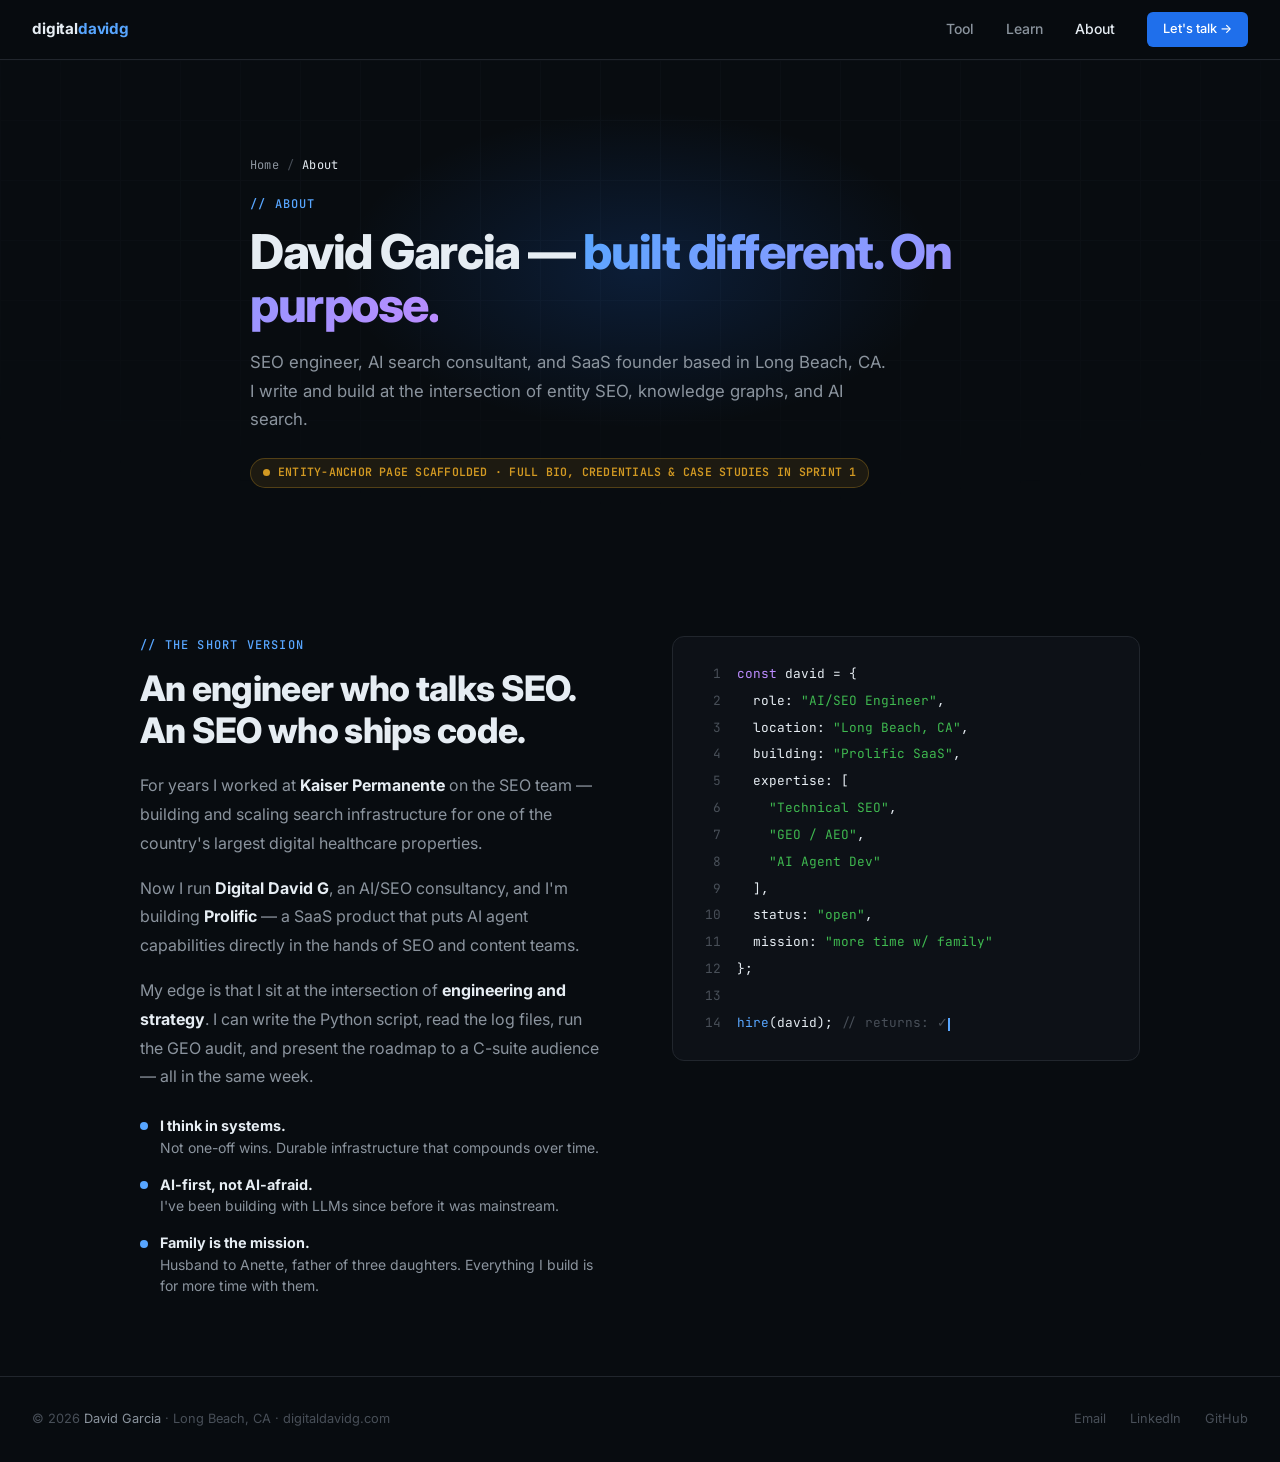
<file: about/index.html>
<!doctype html>
<html lang="en">
<head>
  <meta charset="utf-8">
  <meta name="viewport" content="width=device-width, initial-scale=1">
  <title>About David Garcia — SEO Engineer &amp; AI Search Consultant | Digital David G</title>
  <meta name="description" content="David Garcia (Digital David G) is an SEO engineer, AI search consultant, and SaaS founder based in Long Beach, CA — focused on entity SEO, AI search, and automation.">
  <link rel="canonical" href="https://digitaldavidg.com/about/">
  <meta property="og:type" content="profile">
  <meta property="og:url" content="https://digitaldavidg.com/about/">
  <meta property="og:title" content="About David Garcia — SEO Engineer & AI Search Consultant">
  <meta property="og:description" content="SEO engineer, AI search consultant, and SaaS founder. The entity anchor page for David Garcia.">
  <meta property="og:site_name" content="Digital David G">
  <meta property="profile:first_name" content="David">
  <meta property="profile:last_name" content="Garcia">
  <meta property="profile:username" content="digitaldavidg">
  <meta name="twitter:card" content="summary_large_image">
  <link rel="preconnect" href="https://fonts.googleapis.com">
  <link rel="preconnect" href="https://fonts.gstatic.com" crossorigin>
  <link href="https://fonts.googleapis.com/css2?family=Inter:wght@300;400;500;600;700;800;900&family=JetBrains+Mono:wght@400;500&display=swap" rel="stylesheet">
  <link rel="stylesheet" href="/assets/css/site.css">

  <script type="application/ld+json">
  {
    "@context": "https://schema.org",
    "@type": "Organization",
    "@id": "https://digitaldavidg.com/#organization",
    "name": "Digital David G",
    "url": "https://digitaldavidg.com/",
    "logo": "https://digitaldavidg.com/logo.png",
    "founder": { "@id": "https://digitaldavidg.com/#person" },
    "sameAs": [
      "https://www.linkedin.com/in/digitaldavidg",
      "https://twitter.com/digitaldavidg",
      "https://github.com/digitaldavidg"
    ]
  }
  </script>

  <script type="application/ld+json">
  {
    "@context": "https://schema.org",
    "@type": "Person",
    "@id": "https://digitaldavidg.com/#person",
    "name": "David Garcia",
    "alternateName": "Digital David G",
    "url": "https://digitaldavidg.com/about/",
    "jobTitle": "SEO Engineer & AI Search Consultant",
    "worksFor": { "@id": "https://digitaldavidg.com/#organization" },
    "homeLocation": {
      "@type": "Place",
      "name": "Long Beach, CA"
    },
    "knowsAbout": [
      "Search Engine Optimization",
      "Entity SEO",
      "Knowledge Graphs",
      "AI Search",
      "Generative Engine Optimization",
      "Schema Markup",
      "E-E-A-T",
      "AI Agent Development"
    ],
    "sameAs": [
      "https://www.linkedin.com/in/digitaldavidg",
      "https://twitter.com/digitaldavidg",
      "https://github.com/digitaldavidg"
    ]
  }
  </script>

  <script type="application/ld+json">
  {
    "@context": "https://schema.org",
    "@type": "ProfilePage",
    "@id": "https://digitaldavidg.com/about/#webpage",
    "url": "https://digitaldavidg.com/about/",
    "name": "About David Garcia",
    "mainEntity": { "@id": "https://digitaldavidg.com/#person" },
    "isPartOf": { "@id": "https://digitaldavidg.com/#website" }
  }
  </script>

  <script type="application/ld+json">
  {
    "@context": "https://schema.org",
    "@type": "BreadcrumbList",
    "itemListElement": [
      { "@type": "ListItem", "position": 1, "name": "Home", "item": "https://digitaldavidg.com/" },
      { "@type": "ListItem", "position": 2, "name": "About", "item": "https://digitaldavidg.com/about/" }
    ]
  }
  </script>
</head>
<body>

  <nav class="site-nav">
    <a href="/" class="nav-logo">digital<span>davidg</span></a>
    <div class="nav-links">
      <a href="/tool/">Tool</a>
      <a href="/learn/">Learn</a>
      <a href="/about/" aria-current="page">About</a>
      <a href="/#connect" class="nav-cta">Let's talk →</a>
    </div>
  </nav>

  <main>
    <section class="page-hero">
      <div class="page-hero-grid"></div>
      <div class="page-hero-glow"></div>
      <div class="page-hero-inner">
        <nav class="breadcrumbs" aria-label="Breadcrumb">
          <a href="/">Home</a><span class="sep">/</span><span aria-current="page">About</span>
        </nav>
        <div class="section-label">// about</div>
        <h1 class="page-title">David Garcia — <em>built different. On purpose.</em></h1>
        <p class="page-lede">SEO engineer, AI search consultant, and SaaS founder based in Long Beach, CA. I write and build at the intersection of entity SEO, knowledge graphs, and AI search.</p>
        <div class="status-badge status-placeholder">Entity-anchor page scaffolded · full bio, credentials &amp; case studies in Sprint 1</div>
      </div>
    </section>

    <section>
      <div class="section-inner">
        <div class="two-col">
          <div>
            <div class="section-label">// the short version</div>
            <h2 class="section-title" style="margin-bottom:1.25rem">An engineer who talks SEO. An SEO who ships code.</h2>
            <p style="color:var(--text-muted); margin-bottom:1rem; line-height:1.8">For years I worked at <strong style="color:var(--text)">Kaiser Permanente</strong> on the SEO team — building and scaling search infrastructure for one of the country's largest digital healthcare properties.</p>
            <p style="color:var(--text-muted); margin-bottom:1rem; line-height:1.8">Now I run <strong style="color:var(--text)">Digital David G</strong>, an AI/SEO consultancy, and I'm building <strong style="color:var(--text)">Prolific</strong> — a SaaS product that puts AI agent capabilities directly in the hands of SEO and content teams.</p>
            <p style="color:var(--text-muted); margin-bottom:1rem; line-height:1.8">My edge is that I sit at the intersection of <strong style="color:var(--text)">engineering and strategy</strong>. I can write the Python script, read the log files, run the GEO audit, and present the roadmap to a C-suite audience — all in the same week.</p>

            <div class="values-list">
              <div class="value-item">
                <div class="value-dot"></div>
                <p><strong>I think in systems.</strong> Not one-off wins. Durable infrastructure that compounds over time.</p>
              </div>
              <div class="value-item">
                <div class="value-dot"></div>
                <p><strong>AI-first, not AI-afraid.</strong> I've been building with LLMs since before it was mainstream.</p>
              </div>
              <div class="value-item">
                <div class="value-dot"></div>
                <p><strong>Family is the mission.</strong> Husband to Anette, father of three daughters. Everything I build is for more time with them.</p>
              </div>
            </div>
          </div>

          <div>
            <div class="code-block">
              <div class="code-line"><span class="line-num">1</span><span><span class="line-kw">const</span> david = {</span></div>
              <div class="code-line"><span class="line-num">2</span><span>&nbsp;&nbsp;role: <span class="line-str">"AI/SEO Engineer"</span>,</span></div>
              <div class="code-line"><span class="line-num">3</span><span>&nbsp;&nbsp;location: <span class="line-str">"Long Beach, CA"</span>,</span></div>
              <div class="code-line"><span class="line-num">4</span><span>&nbsp;&nbsp;building: <span class="line-str">"Prolific SaaS"</span>,</span></div>
              <div class="code-line"><span class="line-num">5</span><span>&nbsp;&nbsp;expertise: [</span></div>
              <div class="code-line"><span class="line-num">6</span><span>&nbsp;&nbsp;&nbsp;&nbsp;<span class="line-str">"Technical SEO"</span>,</span></div>
              <div class="code-line"><span class="line-num">7</span><span>&nbsp;&nbsp;&nbsp;&nbsp;<span class="line-str">"GEO / AEO"</span>,</span></div>
              <div class="code-line"><span class="line-num">8</span><span>&nbsp;&nbsp;&nbsp;&nbsp;<span class="line-str">"AI Agent Dev"</span></span></div>
              <div class="code-line"><span class="line-num">9</span><span>&nbsp;&nbsp;],</span></div>
              <div class="code-line"><span class="line-num">10</span><span>&nbsp;&nbsp;status: <span class="line-str">"open"</span>,</span></div>
              <div class="code-line"><span class="line-num">11</span><span>&nbsp;&nbsp;mission: <span class="line-str">"more time w/ family"</span></span></div>
              <div class="code-line"><span class="line-num">12</span><span>};</span></div>
              <div class="code-line"><span class="line-num">13</span><span></span></div>
              <div class="code-line"><span class="line-num">14</span><span><span class="line-fn">hire</span>(david); <span class="line-cm">// returns: ✓</span><span class="code-cursor"></span></span></div>
            </div>
          </div>
        </div>
      </div>
    </section>
  </main>

  <footer class="site-footer">
    <div class="footer-left">© 2026 <span>David Garcia</span> · Long Beach, CA · digitaldavidg.com</div>
    <div class="footer-links">
      <a href="mailto:david@digitaldavidg.com">Email</a>
      <a href="https://linkedin.com/in/digitaldavidg" target="_blank" rel="noopener">LinkedIn</a>
      <a href="https://github.com/digitaldavidg" target="_blank" rel="noopener">GitHub</a>
    </div>
  </footer>

</body>
</html>
</file>
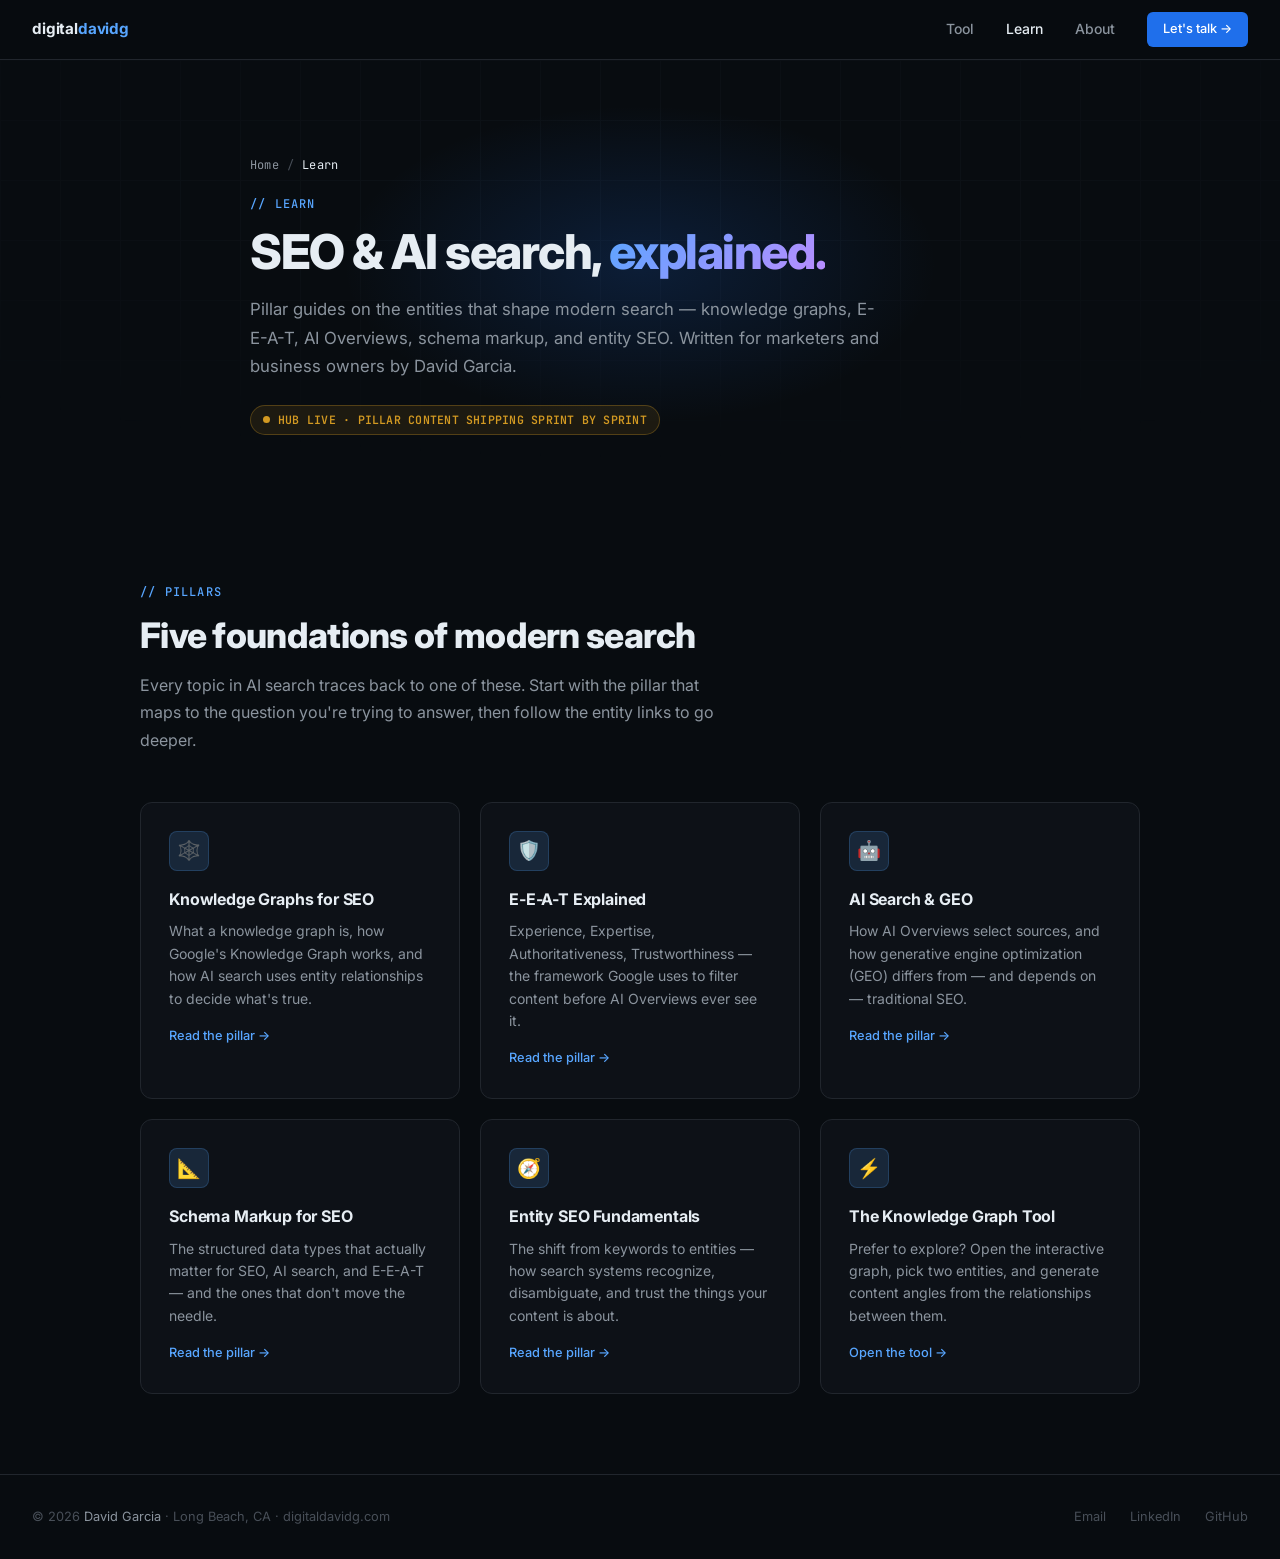
<file: learn/index.html>
<!doctype html>
<html lang="en">
<head>
  <meta charset="utf-8">
  <meta name="viewport" content="width=device-width, initial-scale=1">
  <title>SEO &amp; AI Search Learning Hub — Knowledge Graphs, E-E-A-T, Schema | Digital David G</title>
  <meta name="description" content="Learn SEO, AI search, knowledge graphs, E-E-A-T, schema markup, and entity SEO — explained for marketers and business owners by David Garcia.">
  <link rel="canonical" href="https://digitaldavidg.com/learn/">
  <meta property="og:type" content="website">
  <meta property="og:url" content="https://digitaldavidg.com/learn/">
  <meta property="og:title" content="SEO & AI Search Learning Hub">
  <meta property="og:description" content="Pillars on knowledge graphs, E-E-A-T, AI search, schema markup, and entity SEO.">
  <meta property="og:site_name" content="Digital David G">
  <meta name="twitter:card" content="summary_large_image">
  <link rel="preconnect" href="https://fonts.googleapis.com">
  <link rel="preconnect" href="https://fonts.gstatic.com" crossorigin>
  <link href="https://fonts.googleapis.com/css2?family=Inter:wght@300;400;500;600;700;800;900&family=JetBrains+Mono:wght@400;500&display=swap" rel="stylesheet">
  <link rel="stylesheet" href="/assets/css/site.css">

  <script type="application/ld+json">
  {
    "@context": "https://schema.org",
    "@type": "CollectionPage",
    "@id": "https://digitaldavidg.com/learn/#webpage",
    "url": "https://digitaldavidg.com/learn/",
    "name": "SEO & AI Search Learning Hub",
    "description": "Pillar pages on knowledge graphs, E-E-A-T, AI search, schema markup, and entity SEO.",
    "isPartOf": { "@id": "https://digitaldavidg.com/#website" },
    "about": [
      { "@type": "Thing", "name": "Knowledge graph" },
      { "@type": "Thing", "name": "E-E-A-T" },
      { "@type": "Thing", "name": "AI search" },
      { "@type": "Thing", "name": "Schema markup" },
      { "@type": "Thing", "name": "Entity SEO" }
    ]
  }
  </script>
  <script type="application/ld+json">
  {
    "@context": "https://schema.org",
    "@type": "BreadcrumbList",
    "itemListElement": [
      { "@type": "ListItem", "position": 1, "name": "Home", "item": "https://digitaldavidg.com/" },
      { "@type": "ListItem", "position": 2, "name": "Learn", "item": "https://digitaldavidg.com/learn/" }
    ]
  }
  </script>
</head>
<body>

  <nav class="site-nav">
    <a href="/" class="nav-logo">digital<span>davidg</span></a>
    <div class="nav-links">
      <a href="/tool/">Tool</a>
      <a href="/learn/" aria-current="page">Learn</a>
      <a href="/about/">About</a>
      <a href="/#connect" class="nav-cta">Let's talk →</a>
    </div>
  </nav>

  <main>
    <section class="page-hero">
      <div class="page-hero-grid"></div>
      <div class="page-hero-glow"></div>
      <div class="page-hero-inner">
        <nav class="breadcrumbs" aria-label="Breadcrumb">
          <a href="/">Home</a><span class="sep">/</span><span aria-current="page">Learn</span>
        </nav>
        <div class="section-label">// learn</div>
        <h1 class="page-title">SEO &amp; AI search, <em>explained.</em></h1>
        <p class="page-lede">Pillar guides on the entities that shape modern search — knowledge graphs, E-E-A-T, AI Overviews, schema markup, and entity SEO. Written for marketers and business owners by David Garcia.</p>
        <div class="status-badge status-placeholder">Hub live · pillar content shipping sprint by sprint</div>
      </div>
    </section>

    <section>
      <div class="section-inner">
        <div class="section-label">// pillars</div>
        <h2 class="section-title">Five foundations of modern search</h2>
        <p class="section-body">Every topic in AI search traces back to one of these. Start with the pillar that maps to the question you're trying to answer, then follow the entity links to go deeper.</p>

        <div class="card-grid">
          <a class="card" href="/learn/knowledge-graphs/">
            <div class="card-icon">🕸️</div>
            <h3>Knowledge Graphs for SEO</h3>
            <p>What a knowledge graph is, how Google's Knowledge Graph works, and how AI search uses entity relationships to decide what's true.</p>
            <div class="card-link">Read the pillar →</div>
          </a>
          <a class="card" href="/learn/eeat/">
            <div class="card-icon">🛡️</div>
            <h3>E-E-A-T Explained</h3>
            <p>Experience, Expertise, Authoritativeness, Trustworthiness — the framework Google uses to filter content before AI Overviews ever see it.</p>
            <div class="card-link">Read the pillar →</div>
          </a>
          <a class="card" href="/learn/ai-search/">
            <div class="card-icon">🤖</div>
            <h3>AI Search &amp; GEO</h3>
            <p>How AI Overviews select sources, and how generative engine optimization (GEO) differs from — and depends on — traditional SEO.</p>
            <div class="card-link">Read the pillar →</div>
          </a>
          <a class="card" href="/learn/schema/">
            <div class="card-icon">📐</div>
            <h3>Schema Markup for SEO</h3>
            <p>The structured data types that actually matter for SEO, AI search, and E-E-A-T — and the ones that don't move the needle.</p>
            <div class="card-link">Read the pillar →</div>
          </a>
          <a class="card" href="/learn/entity-seo/">
            <div class="card-icon">🧭</div>
            <h3>Entity SEO Fundamentals</h3>
            <p>The shift from keywords to entities — how search systems recognize, disambiguate, and trust the things your content is about.</p>
            <div class="card-link">Read the pillar →</div>
          </a>
          <a class="card" href="/tool/">
            <div class="card-icon">⚡</div>
            <h3>The Knowledge Graph Tool</h3>
            <p>Prefer to explore? Open the interactive graph, pick two entities, and generate content angles from the relationships between them.</p>
            <div class="card-link">Open the tool →</div>
          </a>
        </div>
      </div>
    </section>
  </main>

  <footer class="site-footer">
    <div class="footer-left">© 2026 <span>David Garcia</span> · Long Beach, CA · digitaldavidg.com</div>
    <div class="footer-links">
      <a href="mailto:david@digitaldavidg.com">Email</a>
      <a href="https://linkedin.com/in/digitaldavidg" target="_blank" rel="noopener">LinkedIn</a>
      <a href="https://github.com/digitaldavidg" target="_blank" rel="noopener">GitHub</a>
    </div>
  </footer>

</body>
</html>
</file>
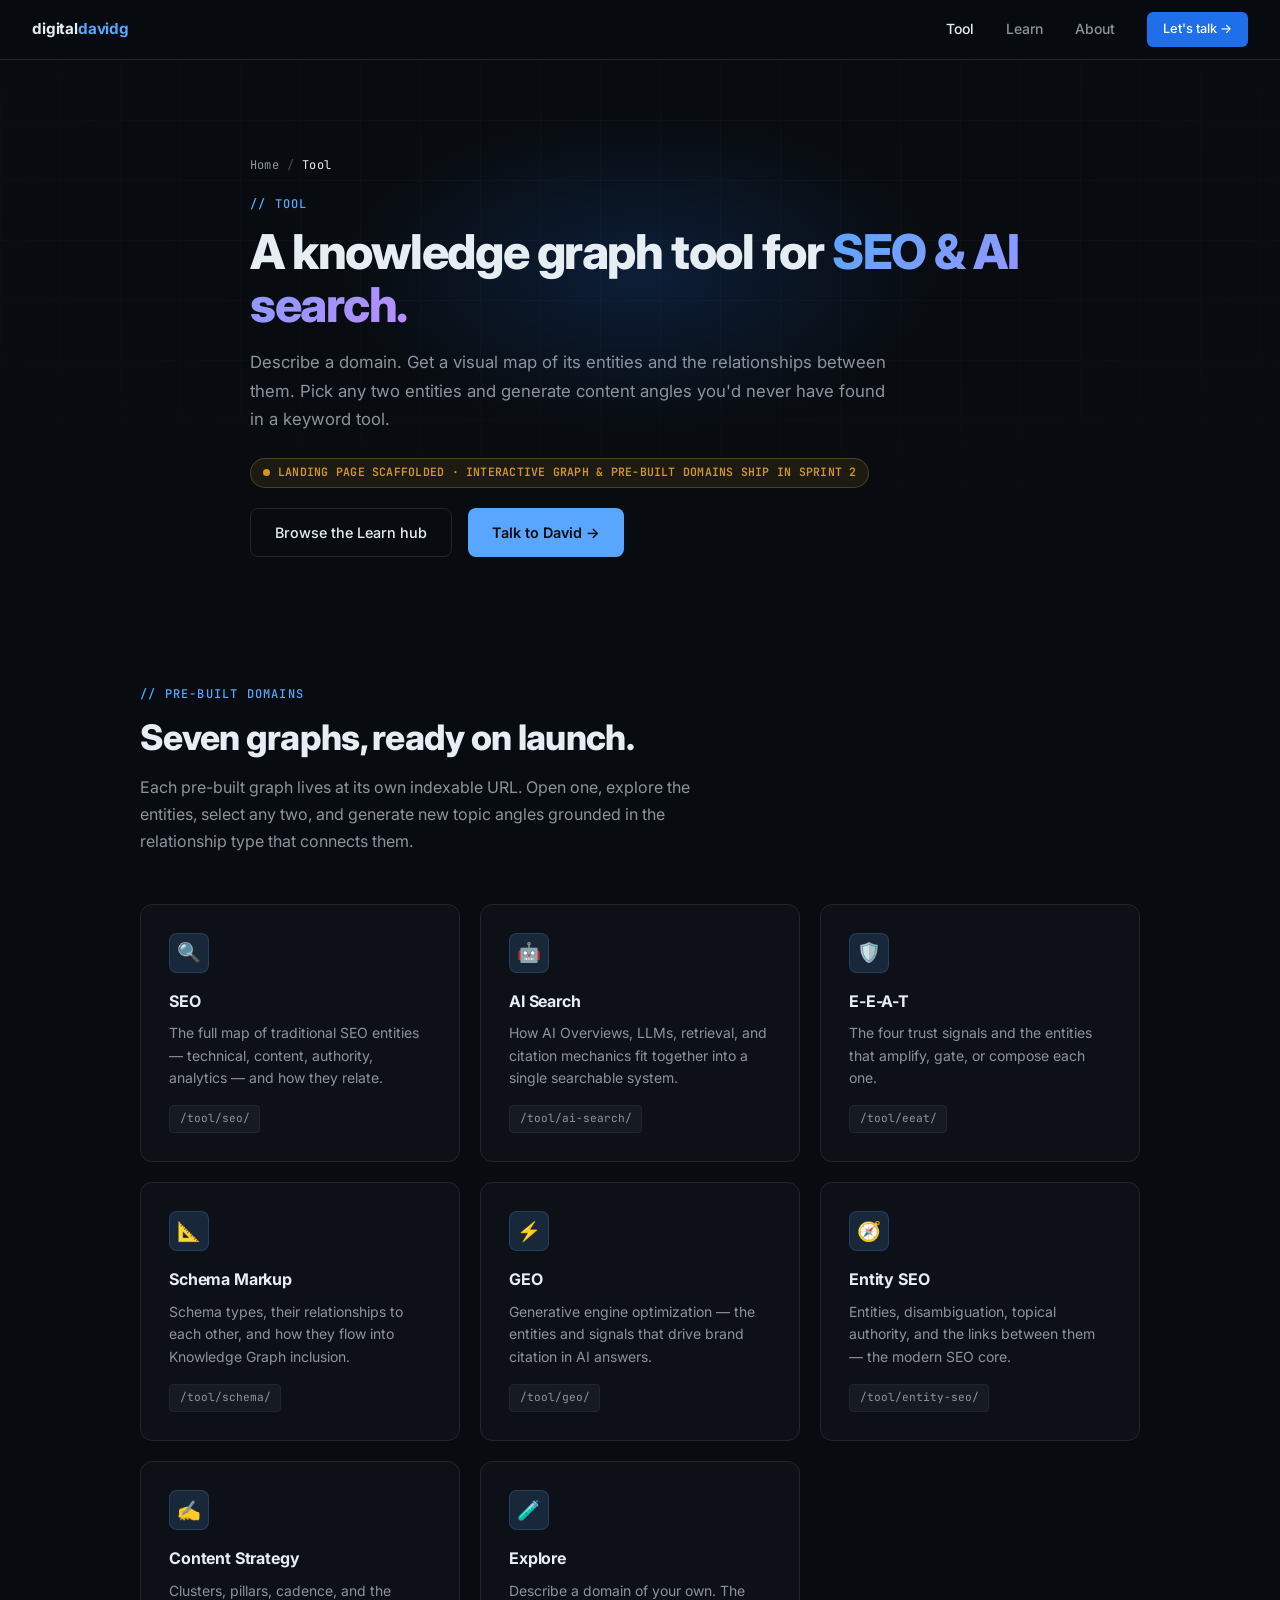
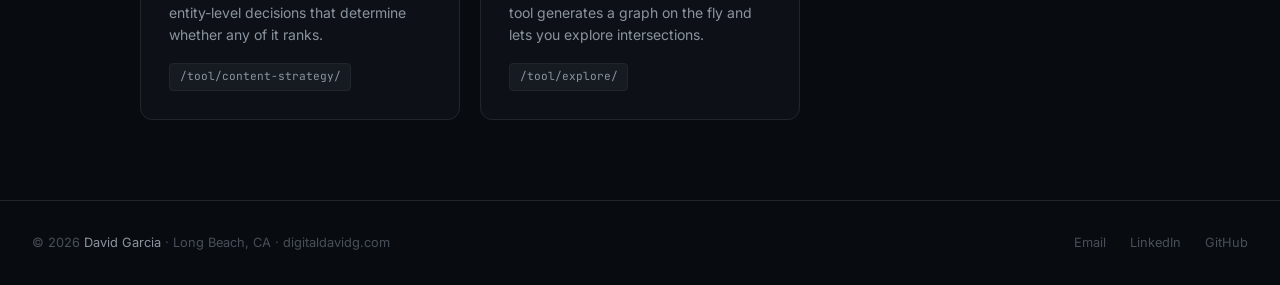
<file: tool/index.html>
<!doctype html>
<html lang="en">
<head>
  <meta charset="utf-8">
  <meta name="viewport" content="width=device-width, initial-scale=1">
  <title>SEO Knowledge Graph Tool — Visualize Entities &amp; Relationships | Digital David G</title>
  <meta name="description" content="Interactive SEO knowledge graph tool. Visualize entity relationships across SEO, AI search, schema, and E-E-A-T, then generate content angles from the intersections.">
  <link rel="canonical" href="https://digitaldavidg.com/tool/">
  <meta property="og:type" content="website">
  <meta property="og:url" content="https://digitaldavidg.com/tool/">
  <meta property="og:title" content="SEO Knowledge Graph Tool — Visualize Entities & Relationships">
  <meta property="og:description" content="An interactive tool for mapping SEO entities and generating content angles from their relationships.">
  <meta property="og:site_name" content="Digital David G">
  <meta name="twitter:card" content="summary_large_image">
  <link rel="preconnect" href="https://fonts.googleapis.com">
  <link rel="preconnect" href="https://fonts.gstatic.com" crossorigin>
  <link href="https://fonts.googleapis.com/css2?family=Inter:wght@300;400;500;600;700;800;900&family=JetBrains+Mono:wght@400;500&display=swap" rel="stylesheet">
  <link rel="stylesheet" href="/assets/css/site.css">

  <script type="application/ld+json">
  {
    "@context": "https://schema.org",
    "@type": "SoftwareApplication",
    "@id": "https://digitaldavidg.com/tool/#app",
    "name": "Digital David G Knowledge Graph Tool",
    "description": "Interactive tool that visualizes SEO and AI search entity relationships, then generates content angles from the intersections.",
    "url": "https://digitaldavidg.com/tool/",
    "applicationCategory": "BusinessApplication",
    "operatingSystem": "Web",
    "creator": { "@id": "https://digitaldavidg.com/#person" },
    "publisher": { "@id": "https://digitaldavidg.com/#organization" },
    "offers": {
      "@type": "Offer",
      "price": "0",
      "priceCurrency": "USD"
    }
  }
  </script>
  <script type="application/ld+json">
  {
    "@context": "https://schema.org",
    "@type": "WebPage",
    "@id": "https://digitaldavidg.com/tool/#webpage",
    "url": "https://digitaldavidg.com/tool/",
    "name": "SEO Knowledge Graph Tool",
    "isPartOf": { "@id": "https://digitaldavidg.com/#website" },
    "mainEntity": { "@id": "https://digitaldavidg.com/tool/#app" }
  }
  </script>
  <script type="application/ld+json">
  {
    "@context": "https://schema.org",
    "@type": "BreadcrumbList",
    "itemListElement": [
      { "@type": "ListItem", "position": 1, "name": "Home", "item": "https://digitaldavidg.com/" },
      { "@type": "ListItem", "position": 2, "name": "Tool", "item": "https://digitaldavidg.com/tool/" }
    ]
  }
  </script>
</head>
<body>

  <nav class="site-nav">
    <a href="/" class="nav-logo">digital<span>davidg</span></a>
    <div class="nav-links">
      <a href="/tool/" aria-current="page">Tool</a>
      <a href="/learn/">Learn</a>
      <a href="/about/">About</a>
      <a href="/#connect" class="nav-cta">Let's talk →</a>
    </div>
  </nav>

  <main>
    <section class="page-hero">
      <div class="page-hero-grid"></div>
      <div class="page-hero-glow"></div>
      <div class="page-hero-inner">
        <nav class="breadcrumbs" aria-label="Breadcrumb">
          <a href="/">Home</a><span class="sep">/</span><span aria-current="page">Tool</span>
        </nav>
        <div class="section-label">// tool</div>
        <h1 class="page-title">A knowledge graph tool for <em>SEO &amp; AI search.</em></h1>
        <p class="page-lede">Describe a domain. Get a visual map of its entities and the relationships between them. Pick any two entities and generate content angles you'd never have found in a keyword tool.</p>
        <div class="status-badge status-placeholder">Landing page scaffolded · interactive graph &amp; pre-built domains ship in Sprint 2</div>
        <div class="btn-row">
          <a href="/learn/" class="btn-secondary">Browse the Learn hub</a>
          <a href="/#connect" class="btn-primary">Talk to David →</a>
        </div>
      </div>
    </section>

    <section>
      <div class="section-inner">
        <div class="section-label">// pre-built domains</div>
        <h2 class="section-title">Seven graphs, ready on launch.</h2>
        <p class="section-body">Each pre-built graph lives at its own indexable URL. Open one, explore the entities, select any two, and generate new topic angles grounded in the relationship type that connects them.</p>

        <div class="card-grid">
          <div class="card">
            <div class="card-icon">🔍</div>
            <h3>SEO</h3>
            <p>The full map of traditional SEO entities — technical, content, authority, analytics — and how they relate.</p>
            <div class="tag-row"><span class="tag">/tool/seo/</span></div>
          </div>
          <div class="card">
            <div class="card-icon">🤖</div>
            <h3>AI Search</h3>
            <p>How AI Overviews, LLMs, retrieval, and citation mechanics fit together into a single searchable system.</p>
            <div class="tag-row"><span class="tag">/tool/ai-search/</span></div>
          </div>
          <div class="card">
            <div class="card-icon">🛡️</div>
            <h3>E-E-A-T</h3>
            <p>The four trust signals and the entities that amplify, gate, or compose each one.</p>
            <div class="tag-row"><span class="tag">/tool/eeat/</span></div>
          </div>
          <div class="card">
            <div class="card-icon">📐</div>
            <h3>Schema Markup</h3>
            <p>Schema types, their relationships to each other, and how they flow into Knowledge Graph inclusion.</p>
            <div class="tag-row"><span class="tag">/tool/schema/</span></div>
          </div>
          <div class="card">
            <div class="card-icon">⚡</div>
            <h3>GEO</h3>
            <p>Generative engine optimization — the entities and signals that drive brand citation in AI answers.</p>
            <div class="tag-row"><span class="tag">/tool/geo/</span></div>
          </div>
          <div class="card">
            <div class="card-icon">🧭</div>
            <h3>Entity SEO</h3>
            <p>Entities, disambiguation, topical authority, and the links between them — the modern SEO core.</p>
            <div class="tag-row"><span class="tag">/tool/entity-seo/</span></div>
          </div>
          <div class="card">
            <div class="card-icon">✍️</div>
            <h3>Content Strategy</h3>
            <p>Clusters, pillars, cadence, and the entity-level decisions that determine whether any of it ranks.</p>
            <div class="tag-row"><span class="tag">/tool/content-strategy/</span></div>
          </div>
          <div class="card">
            <div class="card-icon">🧪</div>
            <h3>Explore</h3>
            <p>Describe a domain of your own. The tool generates a graph on the fly and lets you explore intersections.</p>
            <div class="tag-row"><span class="tag">/tool/explore/</span></div>
          </div>
        </div>
      </div>
    </section>
  </main>

  <footer class="site-footer">
    <div class="footer-left">© 2026 <span>David Garcia</span> · Long Beach, CA · digitaldavidg.com</div>
    <div class="footer-links">
      <a href="mailto:david@digitaldavidg.com">Email</a>
      <a href="https://linkedin.com/in/digitaldavidg" target="_blank" rel="noopener">LinkedIn</a>
      <a href="https://github.com/digitaldavidg" target="_blank" rel="noopener">GitHub</a>
    </div>
  </footer>

</body>
</html>
</file>
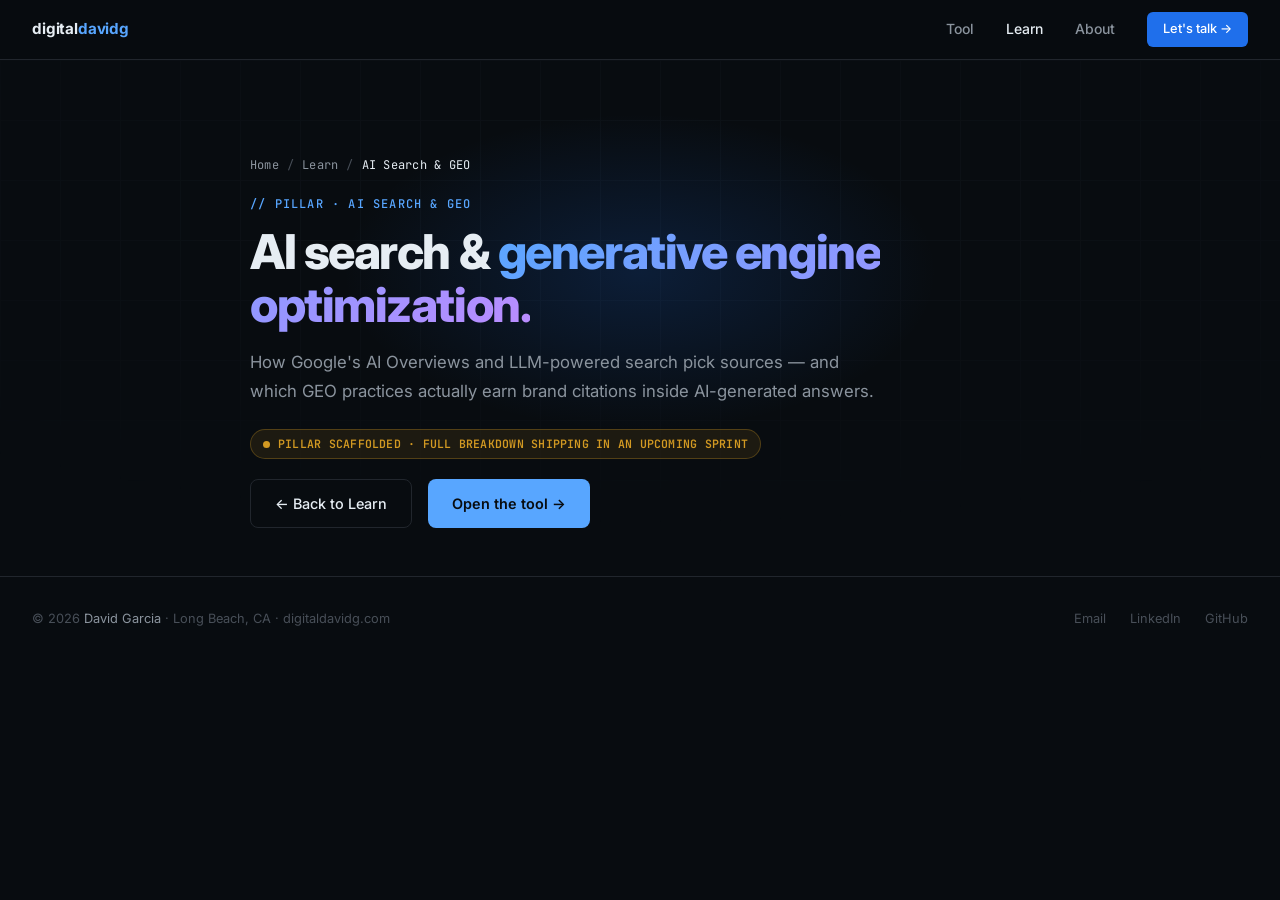
<file: learn/ai-search/index.html>
<!doctype html>
<html lang="en">
<head>
  <meta charset="utf-8">
  <meta name="viewport" content="width=device-width, initial-scale=1">
  <title>AI Search Optimization &amp; GEO: How to Show Up in AI Overviews | Digital David G</title>
  <meta name="description" content="AI search optimization (GEO) is how brands appear in Google's AI Overviews and LLM-generated answers. Learn how AI search works and how to win citations.">
  <link rel="canonical" href="https://digitaldavidg.com/learn/ai-search/">
  <meta property="og:type" content="article">
  <meta property="og:url" content="https://digitaldavidg.com/learn/ai-search/">
  <meta property="og:title" content="AI Search Optimization & GEO: How to Show Up in AI Overviews">
  <meta property="og:description" content="How AI Overviews select sources, and how GEO differs from traditional SEO.">
  <meta property="og:site_name" content="Digital David G">
  <meta name="twitter:card" content="summary_large_image">
  <link rel="preconnect" href="https://fonts.googleapis.com">
  <link rel="preconnect" href="https://fonts.gstatic.com" crossorigin>
  <link href="https://fonts.googleapis.com/css2?family=Inter:wght@300;400;500;600;700;800;900&family=JetBrains+Mono:wght@400;500&display=swap" rel="stylesheet">
  <link rel="stylesheet" href="/assets/css/site.css">

  <script type="application/ld+json">
  {
    "@context": "https://schema.org",
    "@type": "Article",
    "@id": "https://digitaldavidg.com/learn/ai-search/#article",
    "headline": "AI Search Optimization & GEO: How to Show Up in AI Overviews",
    "description": "How generative engine optimization works, how AI Overviews select sources, and how GEO differs from traditional SEO.",
    "mainEntityOfPage": "https://digitaldavidg.com/learn/ai-search/",
    "author": { "@id": "https://digitaldavidg.com/#person" },
    "publisher": { "@id": "https://digitaldavidg.com/#organization" },
    "inLanguage": "en",
    "about": [
      { "@type": "Thing", "name": "AI search" },
      { "@type": "Thing", "name": "Generative Engine Optimization" },
      { "@type": "Thing", "name": "Google AI Overviews" }
    ]
  }
  </script>
  <script type="application/ld+json">
  {
    "@context": "https://schema.org",
    "@type": "BreadcrumbList",
    "itemListElement": [
      { "@type": "ListItem", "position": 1, "name": "Home", "item": "https://digitaldavidg.com/" },
      { "@type": "ListItem", "position": 2, "name": "Learn", "item": "https://digitaldavidg.com/learn/" },
      { "@type": "ListItem", "position": 3, "name": "AI Search & GEO", "item": "https://digitaldavidg.com/learn/ai-search/" }
    ]
  }
  </script>
</head>
<body>

  <nav class="site-nav">
    <a href="/" class="nav-logo">digital<span>davidg</span></a>
    <div class="nav-links">
      <a href="/tool/">Tool</a>
      <a href="/learn/" aria-current="page">Learn</a>
      <a href="/about/">About</a>
      <a href="/#connect" class="nav-cta">Let's talk →</a>
    </div>
  </nav>

  <main>
    <section class="page-hero">
      <div class="page-hero-grid"></div>
      <div class="page-hero-glow"></div>
      <div class="page-hero-inner">
        <nav class="breadcrumbs" aria-label="Breadcrumb">
          <a href="/">Home</a><span class="sep">/</span><a href="/learn/">Learn</a><span class="sep">/</span><span aria-current="page">AI Search &amp; GEO</span>
        </nav>
        <div class="section-label">// pillar · ai search &amp; geo</div>
        <h1 class="page-title">AI search &amp; <em>generative engine optimization.</em></h1>
        <p class="page-lede">How Google's AI Overviews and LLM-powered search pick sources — and which GEO practices actually earn brand citations inside AI-generated answers.</p>
        <div class="status-badge status-placeholder">Pillar scaffolded · full breakdown shipping in an upcoming sprint</div>
        <div class="btn-row">
          <a href="/learn/" class="btn-secondary">← Back to Learn</a>
          <a href="/tool/" class="btn-primary">Open the tool →</a>
        </div>
      </div>
    </section>
  </main>

  <footer class="site-footer">
    <div class="footer-left">© 2026 <span>David Garcia</span> · Long Beach, CA · digitaldavidg.com</div>
    <div class="footer-links">
      <a href="mailto:david@digitaldavidg.com">Email</a>
      <a href="https://linkedin.com/in/digitaldavidg" target="_blank" rel="noopener">LinkedIn</a>
      <a href="https://github.com/digitaldavidg" target="_blank" rel="noopener">GitHub</a>
    </div>
  </footer>

</body>
</html>
</file>
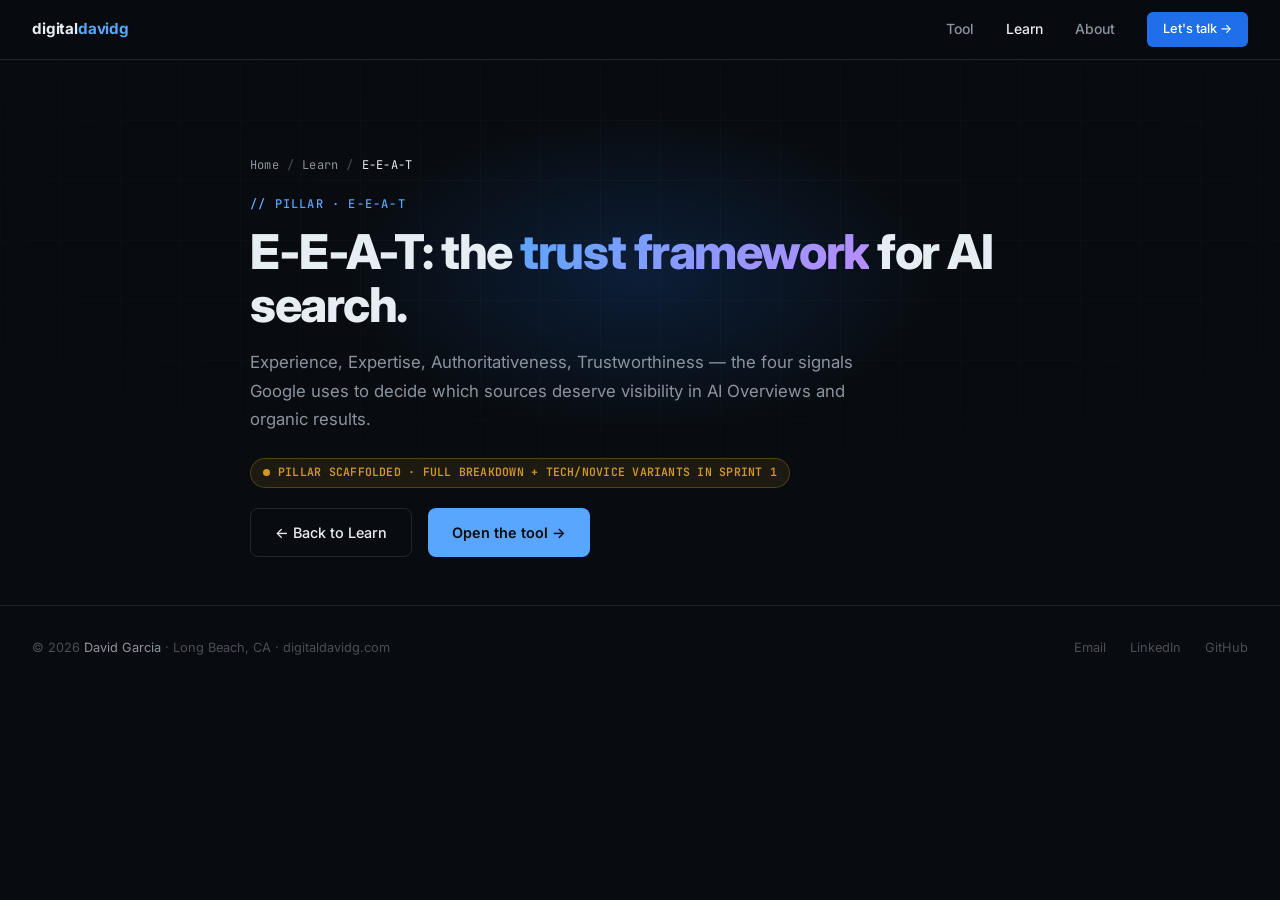
<file: learn/eeat/index.html>
<!doctype html>
<html lang="en">
<head>
  <meta charset="utf-8">
  <meta name="viewport" content="width=device-width, initial-scale=1">
  <title>E-E-A-T Explained: The Trust Framework for AI Search | Digital David G</title>
  <meta name="description" content="E-E-A-T (Experience, Expertise, Authoritativeness, Trustworthiness) is Google's quality framework for AI search. Learn how each component works and how to demonstrate them.">
  <link rel="canonical" href="https://digitaldavidg.com/learn/eeat/">
  <meta property="og:type" content="article">
  <meta property="og:url" content="https://digitaldavidg.com/learn/eeat/">
  <meta property="og:title" content="E-E-A-T Explained: The Trust Framework for AI Search">
  <meta property="og:description" content="How Experience, Expertise, Authoritativeness, and Trustworthiness shape AI search visibility.">
  <meta property="og:site_name" content="Digital David G">
  <meta name="twitter:card" content="summary_large_image">
  <link rel="preconnect" href="https://fonts.googleapis.com">
  <link rel="preconnect" href="https://fonts.gstatic.com" crossorigin>
  <link href="https://fonts.googleapis.com/css2?family=Inter:wght@300;400;500;600;700;800;900&family=JetBrains+Mono:wght@400;500&display=swap" rel="stylesheet">
  <link rel="stylesheet" href="/assets/css/site.css">

  <script type="application/ld+json">
  {
    "@context": "https://schema.org",
    "@type": "Article",
    "@id": "https://digitaldavidg.com/learn/eeat/#article",
    "headline": "E-E-A-T Explained: The Trust Framework for AI Search",
    "description": "E-E-A-T is Google's quality framework for AI search. A breakdown of each component and how to demonstrate them.",
    "mainEntityOfPage": "https://digitaldavidg.com/learn/eeat/",
    "author": { "@id": "https://digitaldavidg.com/#person" },
    "publisher": { "@id": "https://digitaldavidg.com/#organization" },
    "inLanguage": "en",
    "about": [
      { "@type": "Thing", "name": "E-E-A-T" },
      { "@type": "Thing", "name": "Google Search Quality" },
      { "@type": "Thing", "name": "AI Search" }
    ]
  }
  </script>
  <script type="application/ld+json">
  {
    "@context": "https://schema.org",
    "@type": "BreadcrumbList",
    "itemListElement": [
      { "@type": "ListItem", "position": 1, "name": "Home", "item": "https://digitaldavidg.com/" },
      { "@type": "ListItem", "position": 2, "name": "Learn", "item": "https://digitaldavidg.com/learn/" },
      { "@type": "ListItem", "position": 3, "name": "E-E-A-T Explained", "item": "https://digitaldavidg.com/learn/eeat/" }
    ]
  }
  </script>
</head>
<body>

  <nav class="site-nav">
    <a href="/" class="nav-logo">digital<span>davidg</span></a>
    <div class="nav-links">
      <a href="/tool/">Tool</a>
      <a href="/learn/" aria-current="page">Learn</a>
      <a href="/about/">About</a>
      <a href="/#connect" class="nav-cta">Let's talk →</a>
    </div>
  </nav>

  <main>
    <section class="page-hero">
      <div class="page-hero-grid"></div>
      <div class="page-hero-glow"></div>
      <div class="page-hero-inner">
        <nav class="breadcrumbs" aria-label="Breadcrumb">
          <a href="/">Home</a><span class="sep">/</span><a href="/learn/">Learn</a><span class="sep">/</span><span aria-current="page">E-E-A-T</span>
        </nav>
        <div class="section-label">// pillar · e-e-a-t</div>
        <h1 class="page-title">E-E-A-T: the <em>trust framework</em> for AI search.</h1>
        <p class="page-lede">Experience, Expertise, Authoritativeness, Trustworthiness — the four signals Google uses to decide which sources deserve visibility in AI Overviews and organic results.</p>
        <div class="status-badge status-placeholder">Pillar scaffolded · full breakdown + tech/novice variants in Sprint 1</div>
        <div class="btn-row">
          <a href="/learn/" class="btn-secondary">← Back to Learn</a>
          <a href="/tool/" class="btn-primary">Open the tool →</a>
        </div>
      </div>
    </section>

  </main>

  <footer class="site-footer">
    <div class="footer-left">© 2026 <span>David Garcia</span> · Long Beach, CA · digitaldavidg.com</div>
    <div class="footer-links">
      <a href="mailto:david@digitaldavidg.com">Email</a>
      <a href="https://linkedin.com/in/digitaldavidg" target="_blank" rel="noopener">LinkedIn</a>
      <a href="https://github.com/digitaldavidg" target="_blank" rel="noopener">GitHub</a>
    </div>
  </footer>

</body>
</html>
</file>
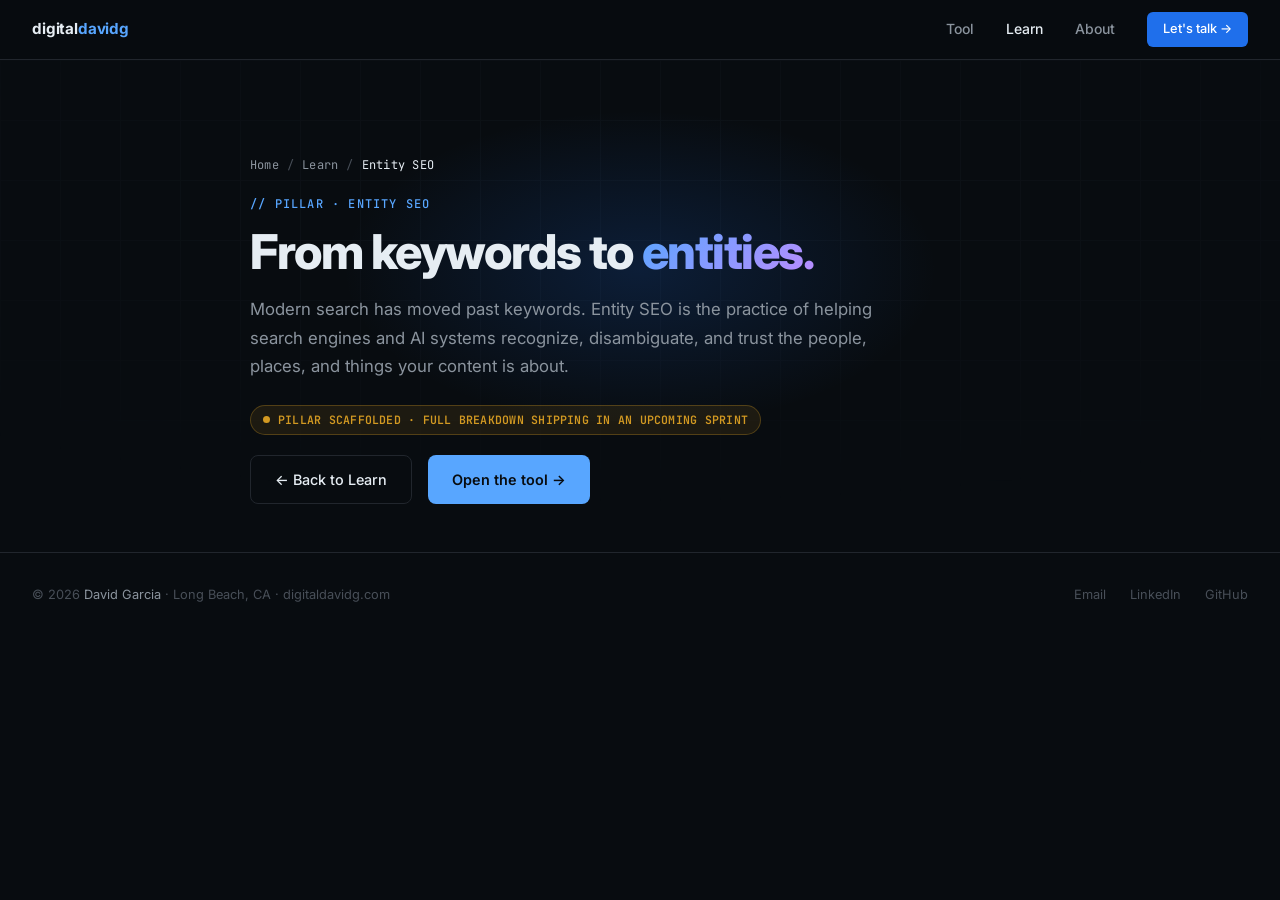
<file: learn/entity-seo/index.html>
<!doctype html>
<html lang="en">
<head>
  <meta charset="utf-8">
  <meta name="viewport" content="width=device-width, initial-scale=1">
  <title>Entity SEO: The Fundamentals of Entity-First Search | Digital David G</title>
  <meta name="description" content="Entity SEO is the shift from keywords to entities — how Google and AI systems understand people, places, and things. Learn the fundamentals and how to optimize.">
  <link rel="canonical" href="https://digitaldavidg.com/learn/entity-seo/">
  <meta property="og:type" content="article">
  <meta property="og:url" content="https://digitaldavidg.com/learn/entity-seo/">
  <meta property="og:title" content="Entity SEO: The Fundamentals of Entity-First Search">
  <meta property="og:description" content="From keywords to entities — how modern search understands people, places, and things.">
  <meta property="og:site_name" content="Digital David G">
  <meta name="twitter:card" content="summary_large_image">
  <link rel="preconnect" href="https://fonts.googleapis.com">
  <link rel="preconnect" href="https://fonts.gstatic.com" crossorigin>
  <link href="https://fonts.googleapis.com/css2?family=Inter:wght@300;400;500;600;700;800;900&family=JetBrains+Mono:wght@400;500&display=swap" rel="stylesheet">
  <link rel="stylesheet" href="/assets/css/site.css">

  <script type="application/ld+json">
  {
    "@context": "https://schema.org",
    "@type": "Article",
    "@id": "https://digitaldavidg.com/learn/entity-seo/#article",
    "headline": "Entity SEO: The Fundamentals of Entity-First Search",
    "description": "The shift from keywords to entities, and the techniques that help search engines and AI systems disambiguate your brand.",
    "mainEntityOfPage": "https://digitaldavidg.com/learn/entity-seo/",
    "author": { "@id": "https://digitaldavidg.com/#person" },
    "publisher": { "@id": "https://digitaldavidg.com/#organization" },
    "inLanguage": "en",
    "about": [
      { "@type": "Thing", "name": "Entity SEO" },
      { "@type": "Thing", "name": "Topical authority" },
      { "@type": "Thing", "name": "Entity disambiguation" }
    ]
  }
  </script>
  <script type="application/ld+json">
  {
    "@context": "https://schema.org",
    "@type": "BreadcrumbList",
    "itemListElement": [
      { "@type": "ListItem", "position": 1, "name": "Home", "item": "https://digitaldavidg.com/" },
      { "@type": "ListItem", "position": 2, "name": "Learn", "item": "https://digitaldavidg.com/learn/" },
      { "@type": "ListItem", "position": 3, "name": "Entity SEO", "item": "https://digitaldavidg.com/learn/entity-seo/" }
    ]
  }
  </script>
</head>
<body>

  <nav class="site-nav">
    <a href="/" class="nav-logo">digital<span>davidg</span></a>
    <div class="nav-links">
      <a href="/tool/">Tool</a>
      <a href="/learn/" aria-current="page">Learn</a>
      <a href="/about/">About</a>
      <a href="/#connect" class="nav-cta">Let's talk →</a>
    </div>
  </nav>

  <main>
    <section class="page-hero">
      <div class="page-hero-grid"></div>
      <div class="page-hero-glow"></div>
      <div class="page-hero-inner">
        <nav class="breadcrumbs" aria-label="Breadcrumb">
          <a href="/">Home</a><span class="sep">/</span><a href="/learn/">Learn</a><span class="sep">/</span><span aria-current="page">Entity SEO</span>
        </nav>
        <div class="section-label">// pillar · entity seo</div>
        <h1 class="page-title">From keywords to <em>entities.</em></h1>
        <p class="page-lede">Modern search has moved past keywords. Entity SEO is the practice of helping search engines and AI systems recognize, disambiguate, and trust the people, places, and things your content is about.</p>
        <div class="status-badge status-placeholder">Pillar scaffolded · full breakdown shipping in an upcoming sprint</div>
        <div class="btn-row">
          <a href="/learn/" class="btn-secondary">← Back to Learn</a>
          <a href="/tool/" class="btn-primary">Open the tool →</a>
        </div>
      </div>
    </section>
  </main>

  <footer class="site-footer">
    <div class="footer-left">© 2026 <span>David Garcia</span> · Long Beach, CA · digitaldavidg.com</div>
    <div class="footer-links">
      <a href="mailto:david@digitaldavidg.com">Email</a>
      <a href="https://linkedin.com/in/digitaldavidg" target="_blank" rel="noopener">LinkedIn</a>
      <a href="https://github.com/digitaldavidg" target="_blank" rel="noopener">GitHub</a>
    </div>
  </footer>

</body>
</html>
</file>
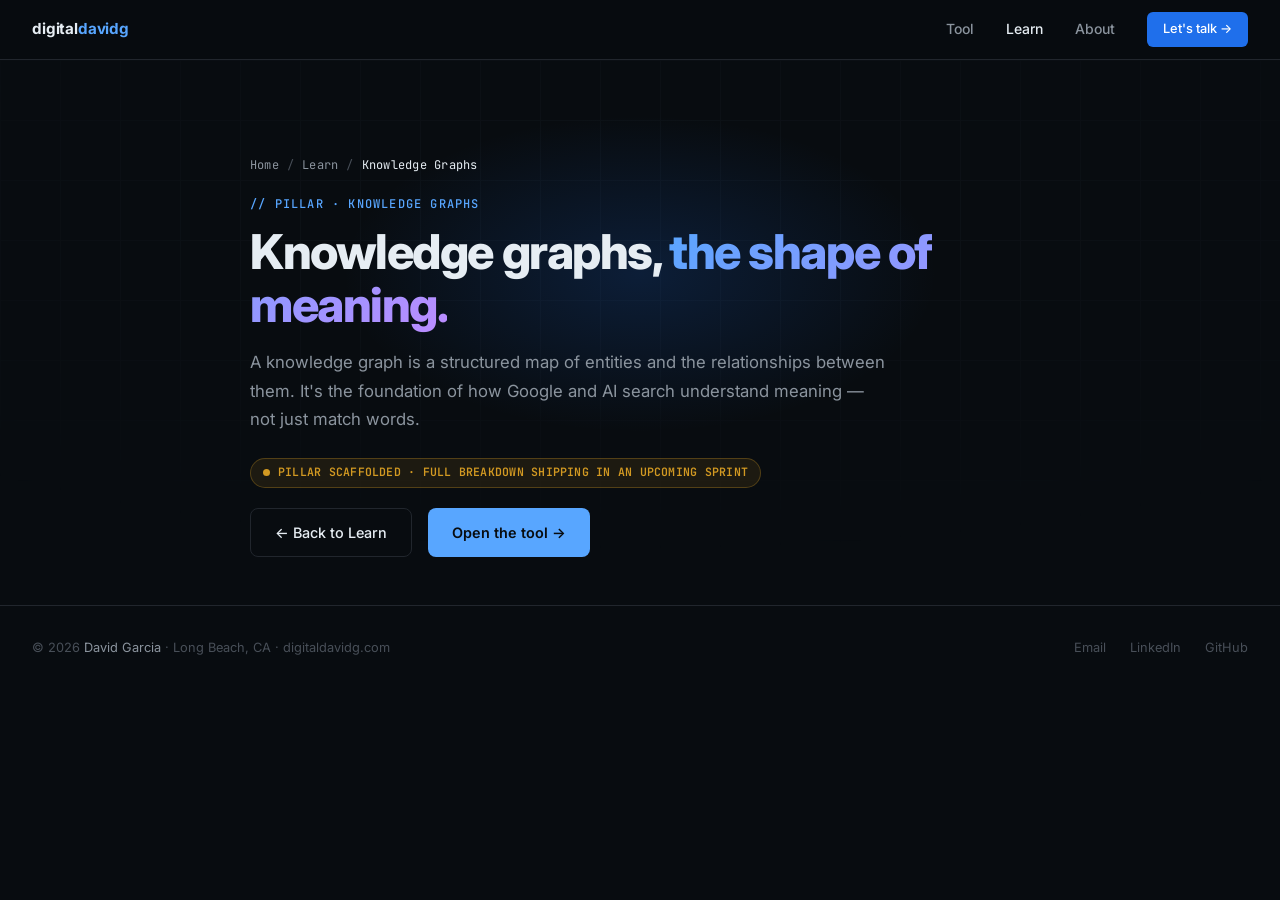
<file: learn/knowledge-graphs/index.html>
<!doctype html>
<html lang="en">
<head>
  <meta charset="utf-8">
  <meta name="viewport" content="width=device-width, initial-scale=1">
  <title>Knowledge Graphs for SEO: What They Are and Why They Matter | Digital David G</title>
  <meta name="description" content="A knowledge graph connects entities and their relationships. Learn how Google's Knowledge Graph works, how AI search uses graphs, and how to optimize for them.">
  <link rel="canonical" href="https://digitaldavidg.com/learn/knowledge-graphs/">
  <meta property="og:type" content="article">
  <meta property="og:url" content="https://digitaldavidg.com/learn/knowledge-graphs/">
  <meta property="og:title" content="Knowledge Graphs for SEO: What They Are and Why They Matter">
  <meta property="og:description" content="How Google's Knowledge Graph works and why entity relationships are the foundation of AI search.">
  <meta property="og:site_name" content="Digital David G">
  <meta name="twitter:card" content="summary_large_image">
  <link rel="preconnect" href="https://fonts.googleapis.com">
  <link rel="preconnect" href="https://fonts.gstatic.com" crossorigin>
  <link href="https://fonts.googleapis.com/css2?family=Inter:wght@300;400;500;600;700;800;900&family=JetBrains+Mono:wght@400;500&display=swap" rel="stylesheet">
  <link rel="stylesheet" href="/assets/css/site.css">

  <script type="application/ld+json">
  {
    "@context": "https://schema.org",
    "@type": "Article",
    "@id": "https://digitaldavidg.com/learn/knowledge-graphs/#article",
    "headline": "Knowledge Graphs for SEO: What They Are and Why They Matter",
    "description": "How knowledge graphs structure entities and relationships, how Google's Knowledge Graph works, and how AI search uses graph data.",
    "mainEntityOfPage": "https://digitaldavidg.com/learn/knowledge-graphs/",
    "author": { "@id": "https://digitaldavidg.com/#person" },
    "publisher": { "@id": "https://digitaldavidg.com/#organization" },
    "inLanguage": "en",
    "about": [
      { "@type": "Thing", "name": "Knowledge graph" },
      { "@type": "Thing", "name": "Google Knowledge Graph" },
      { "@type": "Thing", "name": "Entity SEO" }
    ]
  }
  </script>
  <script type="application/ld+json">
  {
    "@context": "https://schema.org",
    "@type": "BreadcrumbList",
    "itemListElement": [
      { "@type": "ListItem", "position": 1, "name": "Home", "item": "https://digitaldavidg.com/" },
      { "@type": "ListItem", "position": 2, "name": "Learn", "item": "https://digitaldavidg.com/learn/" },
      { "@type": "ListItem", "position": 3, "name": "Knowledge Graphs for SEO", "item": "https://digitaldavidg.com/learn/knowledge-graphs/" }
    ]
  }
  </script>
</head>
<body>

  <nav class="site-nav">
    <a href="/" class="nav-logo">digital<span>davidg</span></a>
    <div class="nav-links">
      <a href="/tool/">Tool</a>
      <a href="/learn/" aria-current="page">Learn</a>
      <a href="/about/">About</a>
      <a href="/#connect" class="nav-cta">Let's talk →</a>
    </div>
  </nav>

  <main>
    <section class="page-hero">
      <div class="page-hero-grid"></div>
      <div class="page-hero-glow"></div>
      <div class="page-hero-inner">
        <nav class="breadcrumbs" aria-label="Breadcrumb">
          <a href="/">Home</a><span class="sep">/</span><a href="/learn/">Learn</a><span class="sep">/</span><span aria-current="page">Knowledge Graphs</span>
        </nav>
        <div class="section-label">// pillar · knowledge graphs</div>
        <h1 class="page-title">Knowledge graphs, <em>the shape of meaning.</em></h1>
        <p class="page-lede">A knowledge graph is a structured map of entities and the relationships between them. It's the foundation of how Google and AI search understand meaning — not just match words.</p>
        <div class="status-badge status-placeholder">Pillar scaffolded · full breakdown shipping in an upcoming sprint</div>
        <div class="btn-row">
          <a href="/learn/" class="btn-secondary">← Back to Learn</a>
          <a href="/tool/" class="btn-primary">Open the tool →</a>
        </div>
      </div>
    </section>
  </main>

  <footer class="site-footer">
    <div class="footer-left">© 2026 <span>David Garcia</span> · Long Beach, CA · digitaldavidg.com</div>
    <div class="footer-links">
      <a href="mailto:david@digitaldavidg.com">Email</a>
      <a href="https://linkedin.com/in/digitaldavidg" target="_blank" rel="noopener">LinkedIn</a>
      <a href="https://github.com/digitaldavidg" target="_blank" rel="noopener">GitHub</a>
    </div>
  </footer>

</body>
</html>
</file>
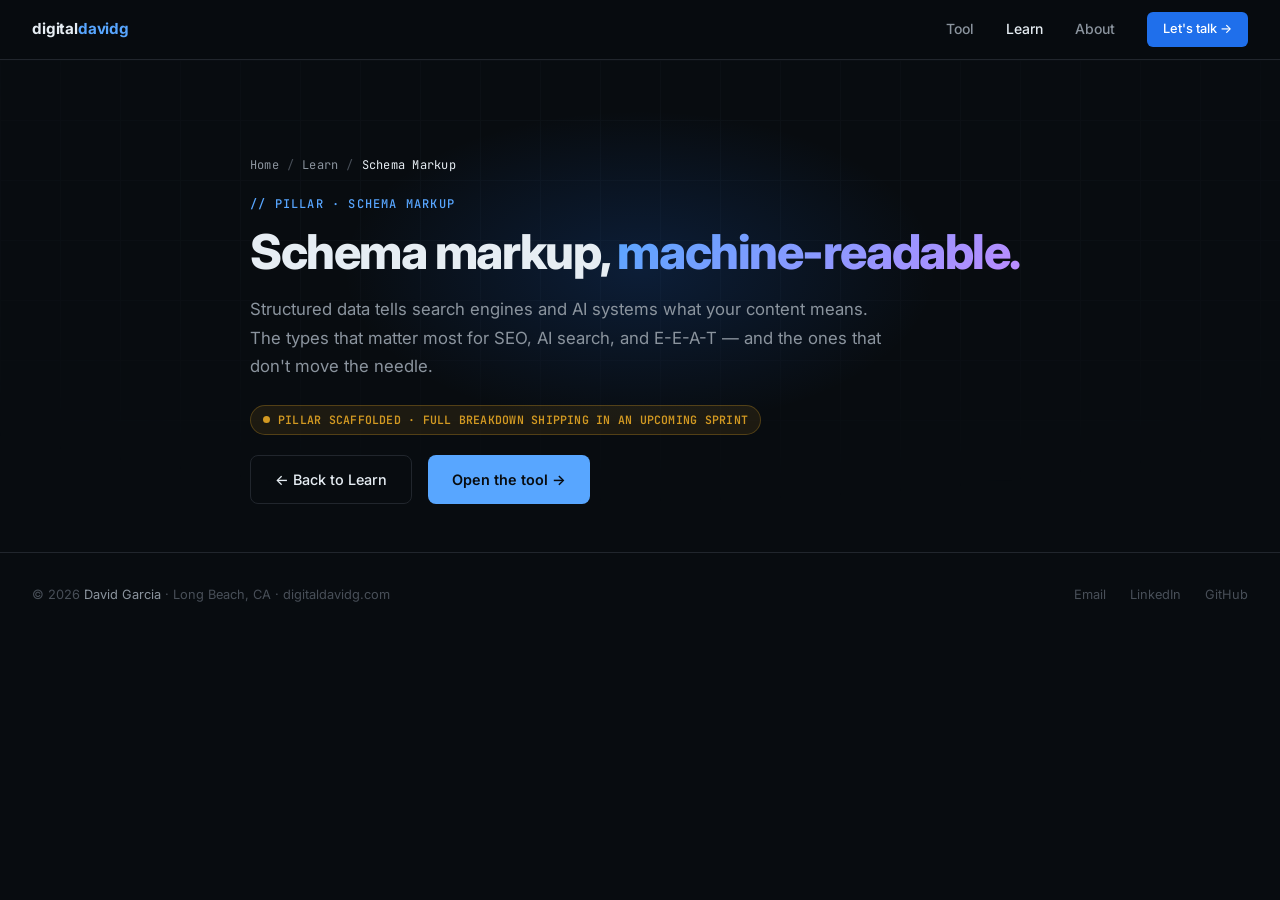
<file: learn/schema/index.html>
<!doctype html>
<html lang="en">
<head>
  <meta charset="utf-8">
  <meta name="viewport" content="width=device-width, initial-scale=1">
  <title>Schema Markup for SEO: The Practitioner's Guide | Digital David G</title>
  <meta name="description" content="Schema markup tells search engines and AI systems what your content means. Learn which types matter for SEO, AI search, and E-E-A-T — with real implementation examples.">
  <link rel="canonical" href="https://digitaldavidg.com/learn/schema/">
  <meta property="og:type" content="article">
  <meta property="og:url" content="https://digitaldavidg.com/learn/schema/">
  <meta property="og:title" content="Schema Markup for SEO: The Practitioner's Guide">
  <meta property="og:description" content="The structured data types that matter for SEO, AI search, and E-E-A-T — with implementation examples.">
  <meta property="og:site_name" content="Digital David G">
  <meta name="twitter:card" content="summary_large_image">
  <link rel="preconnect" href="https://fonts.googleapis.com">
  <link rel="preconnect" href="https://fonts.gstatic.com" crossorigin>
  <link href="https://fonts.googleapis.com/css2?family=Inter:wght@300;400;500;600;700;800;900&family=JetBrains+Mono:wght@400;500&display=swap" rel="stylesheet">
  <link rel="stylesheet" href="/assets/css/site.css">

  <script type="application/ld+json">
  {
    "@context": "https://schema.org",
    "@type": "Article",
    "@id": "https://digitaldavidg.com/learn/schema/#article",
    "headline": "Schema Markup for SEO: The Practitioner's Guide",
    "description": "The structured data types that matter for SEO, AI search, and E-E-A-T, with implementation examples.",
    "mainEntityOfPage": "https://digitaldavidg.com/learn/schema/",
    "author": { "@id": "https://digitaldavidg.com/#person" },
    "publisher": { "@id": "https://digitaldavidg.com/#organization" },
    "inLanguage": "en",
    "about": [
      { "@type": "Thing", "name": "Schema.org" },
      { "@type": "Thing", "name": "Structured data" },
      { "@type": "Thing", "name": "SEO" }
    ]
  }
  </script>
  <script type="application/ld+json">
  {
    "@context": "https://schema.org",
    "@type": "BreadcrumbList",
    "itemListElement": [
      { "@type": "ListItem", "position": 1, "name": "Home", "item": "https://digitaldavidg.com/" },
      { "@type": "ListItem", "position": 2, "name": "Learn", "item": "https://digitaldavidg.com/learn/" },
      { "@type": "ListItem", "position": 3, "name": "Schema Markup for SEO", "item": "https://digitaldavidg.com/learn/schema/" }
    ]
  }
  </script>
</head>
<body>

  <nav class="site-nav">
    <a href="/" class="nav-logo">digital<span>davidg</span></a>
    <div class="nav-links">
      <a href="/tool/">Tool</a>
      <a href="/learn/" aria-current="page">Learn</a>
      <a href="/about/">About</a>
      <a href="/#connect" class="nav-cta">Let's talk →</a>
    </div>
  </nav>

  <main>
    <section class="page-hero">
      <div class="page-hero-grid"></div>
      <div class="page-hero-glow"></div>
      <div class="page-hero-inner">
        <nav class="breadcrumbs" aria-label="Breadcrumb">
          <a href="/">Home</a><span class="sep">/</span><a href="/learn/">Learn</a><span class="sep">/</span><span aria-current="page">Schema Markup</span>
        </nav>
        <div class="section-label">// pillar · schema markup</div>
        <h1 class="page-title">Schema markup, <em>machine-readable.</em></h1>
        <p class="page-lede">Structured data tells search engines and AI systems what your content means. The types that matter most for SEO, AI search, and E-E-A-T — and the ones that don't move the needle.</p>
        <div class="status-badge status-placeholder">Pillar scaffolded · full breakdown shipping in an upcoming sprint</div>
        <div class="btn-row">
          <a href="/learn/" class="btn-secondary">← Back to Learn</a>
          <a href="/tool/" class="btn-primary">Open the tool →</a>
        </div>
      </div>
    </section>
  </main>

  <footer class="site-footer">
    <div class="footer-left">© 2026 <span>David Garcia</span> · Long Beach, CA · digitaldavidg.com</div>
    <div class="footer-links">
      <a href="mailto:david@digitaldavidg.com">Email</a>
      <a href="https://linkedin.com/in/digitaldavidg" target="_blank" rel="noopener">LinkedIn</a>
      <a href="https://github.com/digitaldavidg" target="_blank" rel="noopener">GitHub</a>
    </div>
  </footer>

</body>
</html>
</file>
<file: assets/css/site.css>
/* Shared styles for /learn/, /tool/, /about/ pages.
   Matches the tokens, typography, and component patterns from /index.html. */

*, *::before, *::after { box-sizing: border-box; margin: 0; padding: 0; }

:root {
  --bg: #080c10;
  --surface: #0d1117;
  --surface2: #161b22;
  --border: #21262d;
  --border-subtle: #161b22;
  --text: #e6edf3;
  --text-muted: #8b949e;
  --text-faint: #484f58;
  --accent: #58a6ff;
  --accent-dim: #1f6feb;
  --accent-glow: rgba(88,166,255,0.15);
  --green: #3fb950;
  --green-dim: #238636;
  --orange: #d29922;
  --purple: #bc8cff;
  --font: 'Inter', sans-serif;
  --mono: 'JetBrains Mono', monospace;
}

html { scroll-behavior: smooth; }

body {
  font-family: var(--font);
  background: var(--bg);
  color: var(--text);
  line-height: 1.6;
  overflow-x: hidden;
}

a { color: var(--accent); text-decoration: none; }
a:hover { color: #79b9ff; }

/* ─── NAV ─── */
nav.site-nav {
  position: fixed; top: 0; left: 0; right: 0; z-index: 100;
  display: flex; align-items: center; justify-content: space-between;
  padding: 0 2rem; height: 60px;
  background: rgba(8,12,16,0.85);
  backdrop-filter: blur(12px);
  border-bottom: 1px solid var(--border);
}
.nav-logo {
  font-weight: 700; font-size: 0.95rem; letter-spacing: -0.01em;
  color: var(--text); text-decoration: none;
}
.nav-logo span { color: var(--accent); }
.nav-links { display: flex; gap: 2rem; align-items: center; }
.nav-links a {
  color: var(--text-muted); text-decoration: none; font-size: 0.875rem;
  font-weight: 500; transition: color 0.2s;
}
.nav-links a:hover,
.nav-links a[aria-current="page"] { color: var(--text); }
.nav-cta {
  background: var(--accent-dim); color: #fff !important;
  padding: 0.45rem 1rem; border-radius: 6px; font-size: 0.8rem !important;
  transition: background 0.2s !important;
}
.nav-cta:hover { background: var(--accent) !important; color: var(--bg) !important; }

/* ─── PAGE / SECTION ─── */
main {
  padding-top: 60px; /* clear fixed nav */
}

section { padding: 5rem 2rem; }
.section-inner { max-width: 1000px; margin: 0 auto; }

.page-hero {
  position: relative; overflow: hidden;
  padding: 6rem 2rem 3rem;
}
.page-hero-grid {
  position: absolute; inset: 0;
  background-image:
    linear-gradient(var(--border-subtle) 1px, transparent 1px),
    linear-gradient(90deg, var(--border-subtle) 1px, transparent 1px);
  background-size: 60px 60px;
  mask-image: radial-gradient(ellipse 80% 60% at 50% 30%, black 30%, transparent 100%);
  opacity: 0.35;
  pointer-events: none;
}
.page-hero-glow {
  position: absolute; top: 10%; left: 50%; transform: translateX(-50%);
  width: 600px; height: 320px;
  background: radial-gradient(ellipse, rgba(31,111,235,0.18) 0%, transparent 70%);
  pointer-events: none;
}
.page-hero-inner {
  position: relative; z-index: 1;
  max-width: 780px; margin: 0 auto;
}

.breadcrumbs {
  font-family: var(--mono); font-size: 0.75rem;
  color: var(--text-faint); letter-spacing: 0.02em;
  margin-bottom: 1.25rem;
  display: flex; gap: 0.5rem; flex-wrap: wrap;
}
.breadcrumbs a { color: var(--text-muted); text-decoration: none; }
.breadcrumbs a:hover { color: var(--text); }
.breadcrumbs span[aria-current="page"] { color: var(--text); }
.breadcrumbs .sep { color: var(--text-faint); }

.section-label {
  font-family: var(--mono); font-size: 0.75rem; font-weight: 500;
  color: var(--accent); letter-spacing: 0.1em; text-transform: uppercase;
  margin-bottom: 0.75rem;
}

h1.page-title {
  font-size: clamp(2rem, 4.5vw, 3rem); font-weight: 800;
  line-height: 1.1; letter-spacing: -0.03em; margin-bottom: 1rem;
}
h1.page-title em {
  font-style: normal;
  background: linear-gradient(135deg, var(--accent) 0%, var(--purple) 100%);
  -webkit-background-clip: text; -webkit-text-fill-color: transparent;
}

.page-lede {
  font-size: 1.05rem; color: var(--text-muted);
  max-width: 640px; margin-bottom: 1.5rem; line-height: 1.7;
}

.section-title {
  font-size: clamp(1.6rem, 3vw, 2.2rem); font-weight: 800;
  letter-spacing: -0.02em; margin-bottom: 1rem; line-height: 1.2;
}
.section-body {
  font-size: 1rem; color: var(--text-muted); max-width: 600px;
  line-height: 1.7; margin-bottom: 3rem;
}

/* ─── STATUS / BADGES ─── */
.status-badge {
  display: inline-flex; align-items: center; gap: 0.5rem;
  font-family: var(--mono);
  font-size: 0.72rem; font-weight: 600;
  padding: 0.3rem 0.75rem; border-radius: 20px;
  letter-spacing: 0.02em; text-transform: uppercase;
  margin-bottom: 1.25rem;
}
.status-placeholder {
  background: rgba(210,153,34,0.1);
  border: 1px solid rgba(210,153,34,0.3);
  color: var(--orange);
}
.status-placeholder::before {
  content: ''; width: 7px; height: 7px; border-radius: 50%;
  background: var(--orange);
}

/* ─── CARD GRIDS ─── */
.card-grid {
  display: grid;
  grid-template-columns: repeat(auto-fit, minmax(280px, 1fr));
  gap: 1.25rem;
}

.card {
  background: var(--surface); border: 1px solid var(--border);
  border-radius: 12px; padding: 1.75rem;
  transition: border-color 0.2s, transform 0.2s;
  position: relative; overflow: hidden;
  text-decoration: none; color: inherit; display: block;
}
.card::before {
  content: ''; position: absolute; top: 0; left: 0; right: 0; height: 2px;
  background: linear-gradient(90deg, transparent, var(--accent), transparent);
  opacity: 0; transition: opacity 0.3s;
}
.card:hover { border-color: var(--accent-dim); transform: translateY(-2px); color: inherit; }
.card:hover::before { opacity: 1; }

.card-icon {
  width: 40px; height: 40px; border-radius: 8px;
  background: var(--accent-glow); border: 1px solid rgba(88,166,255,0.2);
  display: flex; align-items: center; justify-content: center;
  font-size: 1.2rem; margin-bottom: 1rem;
}
.card h3 {
  font-size: 1rem; font-weight: 700; margin-bottom: 0.5rem;
  letter-spacing: -0.01em; color: var(--text);
}
.card p {
  font-size: 0.875rem; color: var(--text-muted); line-height: 1.6;
}
.card-link {
  display: inline-flex; align-items: center; gap: 0.35rem;
  font-size: 0.8rem; color: var(--accent); margin-top: 1rem; font-weight: 500;
}

.tag-row { display: flex; flex-wrap: wrap; gap: 0.4rem; margin-top: 1rem; }
.tag {
  font-family: var(--mono); font-size: 0.7rem; padding: 0.25rem 0.6rem;
  border-radius: 4px; background: var(--surface2); color: var(--text-muted);
  border: 1px solid var(--border);
}

/* ─── BUTTONS ─── */
.btn-primary {
  display: inline-flex; align-items: center; gap: 0.5rem;
  background: var(--accent); color: var(--bg);
  padding: 0.75rem 1.5rem; border-radius: 8px;
  font-weight: 600; font-size: 0.9rem; text-decoration: none;
  transition: all 0.2s; border: none; cursor: pointer;
}
.btn-primary:hover { background: #79b9ff; transform: translateY(-1px); color: var(--bg); }
.btn-secondary {
  display: inline-flex; align-items: center; gap: 0.5rem;
  background: transparent; color: var(--text);
  padding: 0.75rem 1.5rem; border-radius: 8px;
  font-weight: 500; font-size: 0.9rem; text-decoration: none;
  border: 1px solid var(--border); transition: all 0.2s;
}
.btn-secondary:hover { border-color: var(--accent); color: var(--accent); }
.btn-row { display: flex; gap: 1rem; flex-wrap: wrap; }

/* ─── TWO-COLUMN (about-style) ─── */
.two-col {
  display: grid; grid-template-columns: 1fr 1fr; gap: 4rem; align-items: start;
}
@media (max-width: 800px) { .two-col { grid-template-columns: 1fr; gap: 2rem; } }

/* ─── CODE BLOCK VISUAL ─── */
.code-block {
  background: var(--surface); border: 1px solid var(--border);
  border-radius: 12px; padding: 1.5rem;
  font-family: var(--mono); font-size: 0.8rem;
}
.code-line { display: flex; gap: 1rem; padding: 0.2rem 0; }
.line-num { color: var(--text-faint); min-width: 1.5rem; text-align: right; }
.line-kw { color: var(--purple); }
.line-fn { color: var(--accent); }
.line-str { color: var(--green); }
.line-cm { color: var(--text-faint); }
.line-op { color: var(--orange); }
.code-cursor {
  display: inline-block; width: 2px; height: 1em;
  background: var(--accent); animation: blink 1.1s step-end infinite;
  vertical-align: text-bottom;
}
@keyframes blink { 50% { opacity: 0; } }

/* ─── VALUES LIST ─── */
.values-list { display: flex; flex-direction: column; gap: 1rem; margin-top: 1.5rem; }
.value-item { display: flex; gap: 0.75rem; align-items: flex-start; }
.value-dot {
  width: 8px; height: 8px; border-radius: 50%;
  background: var(--accent); margin-top: 0.45rem; flex-shrink: 0;
}
.value-item p { font-size: 0.875rem; color: var(--text-muted); line-height: 1.5; }
.value-item strong { color: var(--text); display: block; font-size: 0.9rem; }

/* ─── FOOTER ─── */
footer.site-footer {
  padding: 2rem; border-top: 1px solid var(--border);
  display: flex; justify-content: space-between; align-items: center;
  flex-wrap: wrap; gap: 1rem;
}
.footer-left { font-size: 0.8rem; color: var(--text-faint); }
.footer-left span { color: var(--text-muted); }
.footer-links { display: flex; gap: 1.5rem; }
.footer-links a {
  font-size: 0.8rem; color: var(--text-faint);
  text-decoration: none; transition: color 0.2s;
}
.footer-links a:hover { color: var(--text-muted); }

/* ─── MOBILE ─── */
@media (max-width: 640px) {
  nav.site-nav { padding: 0 1rem; }
  .nav-links { gap: 1rem; }
  .nav-links a:not(.nav-cta) { display: none; }
  section { padding: 4rem 1.25rem; }
  .page-hero { padding: 5rem 1.25rem 2rem; }
}
</file>
